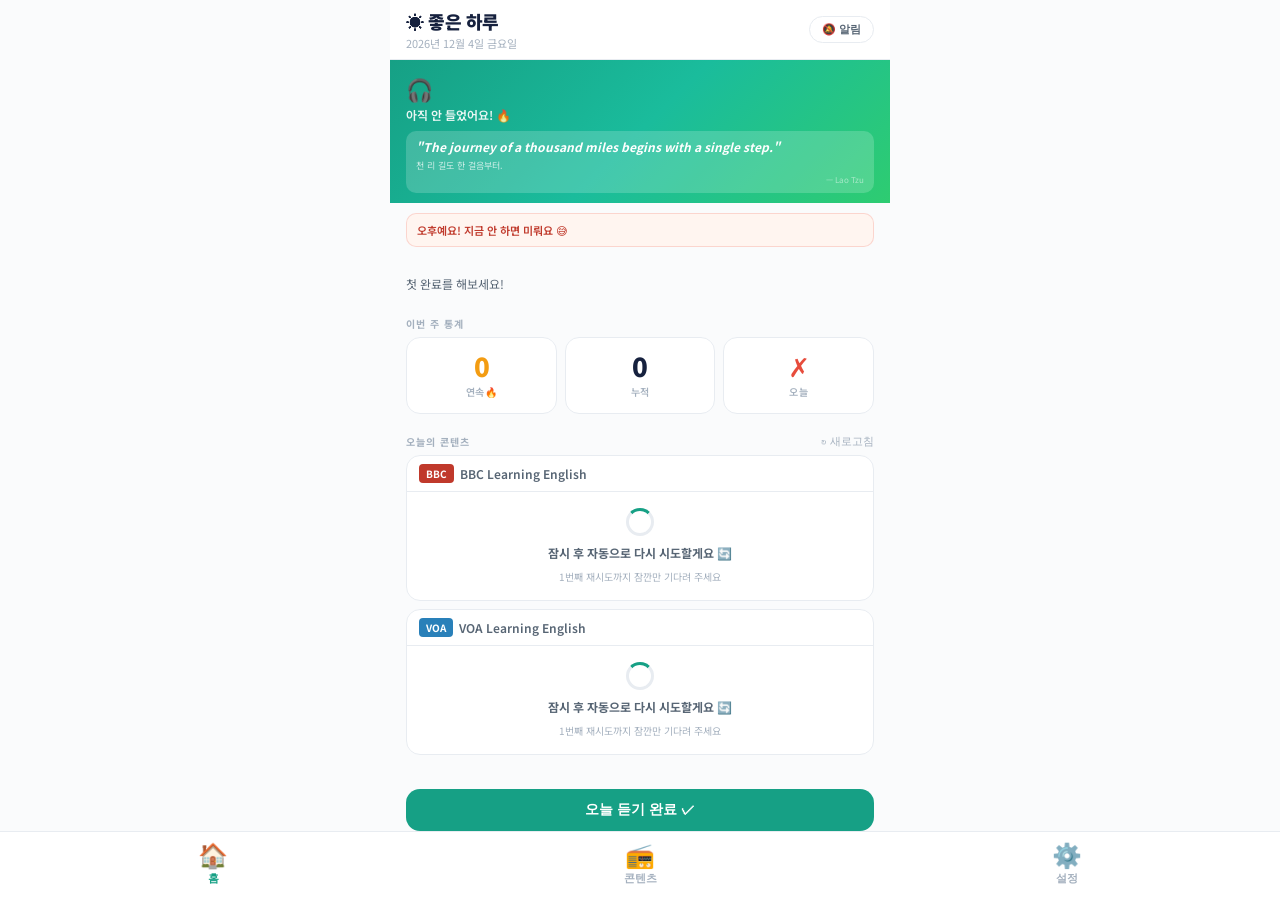
<file: index.html>
<!DOCTYPE html>
<html lang="ko">
<head>
<meta charset="UTF-8">
<meta name="viewport" content="width=device-width, initial-scale=1, viewport-fit=cover, maximum-scale=1, user-scalable=no">
<meta name="theme-color" content="#ffffff" media="(prefers-color-scheme: light)">
<meta name="theme-color" content="#141422" media="(prefers-color-scheme: dark)">
<meta name="apple-mobile-web-app-capable" content="yes">
<meta name="apple-mobile-web-app-status-bar-style" content="black-translucent">
<meta name="apple-mobile-web-app-title" content="좋은 하루">
<link rel="manifest" href="manifest.json">
<link rel="apple-touch-icon" href="icon-192.png">
<link href="https://fonts.googleapis.com/css2?family=Noto+Sans+KR:wght@400;600;700;900&display=swap" rel="stylesheet">
<title>좋은 하루</title>
<style>
*{box-sizing:border-box;margin:0;padding:0;-webkit-tap-highlight-color:transparent;-webkit-touch-callout:none}
:root{
  --pri:#16a085;--pri-l:#e8f8f5;--pri-b:#16a08530;
  --acc:#e74c3c;--warm:#f39c12;--bbc:#c0392b;--voa:#2980b9;
  --bg:#fafbfc;--sf:#fff;--sf2:#f0f2f5;
  --tx:#16213e;--tx2:#576574;--tx3:#a4b0be;
  --bd:#e8ecf1;--rad:14px;--rad-s:10px;
  --font:'Noto Sans KR',system-ui,-apple-system,sans-serif;
}
@media(prefers-color-scheme:dark){:root{
  --bg:#0a0a14;--sf:#141422;--sf2:#1e1e32;--tx:#e8e8f0;--tx2:#9898b0;--tx3:#5a5a78;--bd:#2a2a40;--pri-l:#0d2a24;--pri-b:#16a08540;
}}
html{height:100%;height:-webkit-fill-available}
body{height:100%;min-height:-webkit-fill-available;overflow:hidden;background:var(--bg);color:var(--tx);font-family:var(--font);overscroll-behavior:none;font-size:14px}
#app{max-width:500px;margin:0 auto;height:100%;display:flex;flex-direction:column}
/* ── Safe Area Header (Context7 pattern: separate safe-area from visual padding) ── */
.hdr{
  padding-top:env(safe-area-inset-top);
  padding-left:16px;padding-right:16px;padding-bottom:0;
  background:var(--sf);border-bottom:1px solid var(--bd);flex-shrink:0;z-index:10;
}
.hdr-top{display:flex;justify-content:space-between;align-items:center;padding-top:8px;padding-bottom:8px;}
.hdr h1{font-size:18px;font-weight:900;letter-spacing:-0.5px}
.hdr .sub{font-size:11px;color:var(--tx3);margin-top:1px}
.nb{padding:5px 12px;border-radius:20px;border:1.5px solid var(--bd);background:transparent;color:var(--tx2);font-size:11px;font-weight:600;cursor:pointer;-webkit-appearance:none}
.nb.on{background:var(--pri);color:#fff;border-color:var(--pri)}
.scr{flex:1;overflow-y:auto;-webkit-overflow-scrolling:touch;padding-bottom:calc(env(safe-area-inset-bottom) + 72px);will-change:scroll-position}
/* Hero */
.hero-pw{position:relative;overflow:hidden;background:#111}
.hero-pw img{width:100%;max-height:220px;object-fit:cover;display:block}
.hero{background:linear-gradient(135deg,#16a085,#1abc9c,#2ecc71);padding:12px 16px 10px;color:#fff}
.hero-e{font-size:22px;margin-bottom:2px}
.hero-t{font-size:12px;font-weight:600;opacity:.9}
.qbox{margin-top:8px;background:rgba(255,255,255,.18);border-radius:var(--rad-s);padding:8px 10px}
.qen{font-size:12px;font-weight:700;line-height:1.4;font-style:italic}
.qko{font-size:9px;margin-top:3px;opacity:.75}
.qby{font-size:8px;margin-top:2px;opacity:.5;text-align:right}
.sec{padding:10px 16px}
.slb{font-size:10px;font-weight:700;color:var(--tx3);letter-spacing:.1em;text-transform:uppercase;margin-bottom:6px;display:flex;justify-content:space-between;align-items:center}
/* Nag */
.nag{border-radius:var(--rad-s);padding:8px 10px;font-size:11px;font-weight:600;margin-bottom:4px}
.nag.l1{background:#fef9f0;color:#d35400;border:1px solid #e67e2230}
.nag.l2{background:#fff5f0;color:#c0392b;border:1px solid #e74c3c30}
.nag.l3{background:#fff0f0;color:#922b21;border:1px solid #c0392b40;animation:shk .6s}
@media(prefers-color-scheme:dark){.nag.l1{background:#2a1f0a;color:#f0a050}.nag.l2{background:#2a0f0f;color:#f08080}.nag.l3{background:#2a0808;color:#f06060}}
@keyframes shk{0%,100%{transform:translateX(0)}25%{transform:translateX(-4px)}75%{transform:translateX(4px)}}
@keyframes popin{0%{transform:scale(.85);opacity:0}60%{transform:scale(1.05)}100%{transform:scale(1);opacity:1}}
/* Info */
.ibox{background:var(--sf);border:1px solid var(--bd);border-radius:var(--rad);padding:8px 12px}
.il{font-size:11px;color:var(--tx2);padding:2px 0;display:flex;justify-content:space-between}.il .v{font-weight:700;color:var(--tx)}
/* Stats */
.sg3{display:grid;grid-template-columns:repeat(3,1fr);gap:8px}
.sc{background:var(--sf);border-radius:14px;padding:14px 8px;border:1px solid var(--bd);text-align:center;transition:transform .15s}
.sc:active{transform:scale(.96)}
.sc.dn{background:var(--pri-l);border-color:var(--pri-b)}
.sc .n{font-size:26px;font-weight:900;line-height:1.1;letter-spacing:-1px}
.sc .l{font-size:10px;color:var(--tx3);margin-top:4px;font-weight:600;letter-spacing:.04em}
/* Video cards */
.vc{background:var(--sf);border:1px solid var(--bd);border-radius:var(--rad);overflow:hidden;margin-bottom:8px}
.vc-hd{display:flex;align-items:center;gap:6px;padding:8px 12px;border-bottom:1px solid var(--bd)}
.vc-badge{font-size:10px;font-weight:700;color:#fff;padding:2px 7px;border-radius:4px}
.vc-badge.bbc{background:var(--bbc)}.vc-badge.voa{background:var(--voa)}
.vc-name{font-size:12px;font-weight:600;color:var(--tx2)}
.vc-body{display:flex;gap:8px;padding:8px 10px;cursor:pointer;align-items:center}
.vc-body:active{background:var(--sf2)}
.vc-thumb{width:90px;height:52px;border-radius:5px;object-fit:cover;flex-shrink:0;background:var(--sf2)}
.vc-info{flex:1;min-width:0}
.vc-title{font-size:12px;font-weight:600;line-height:1.4;display:-webkit-box;-webkit-line-clamp:2;-webkit-box-orient:vertical;overflow:hidden}
.vc-meta{font-size:10px;color:var(--tx3);margin-top:4px;display:flex;gap:6px;align-items:center;flex-wrap:wrap}
.vc.listened .vc-title{color:var(--tx2)}
.vc.listened{background:var(--pri-l)}
.fi-new{font-size:9px;font-weight:700;color:#fff;background:var(--acc);padding:1px 5px;border-radius:3px}
.fi-date{font-size:9px;font-weight:600;color:var(--tx2);background:var(--sf2);padding:1px 5px;border-radius:3px}
.fi-old{font-size:9px;font-weight:600;color:var(--tx3);margin-left:4px}
.fi-ok{font-size:9px;font-weight:700;color:var(--pri)}
.fi-prev{font-size:9px;font-weight:600;color:var(--tx3)}
.vc.prev-listened{background:var(--sf2)}
.vc.prev-listened .vc-title{color:var(--tx3)}
.ai-badge{font-size:8px;font-weight:700;color:#fff;background:linear-gradient(135deg,#8b5cf6,#6366f1);padding:1px 5px;border-radius:3px}
.ai-spin{font-size:8px;font-weight:700;color:var(--warm);border:1px solid var(--warm);padding:1px 5px;border-radius:3px;animation:pulse 1.5s infinite}
@keyframes pulse{0%,100%{opacity:1}50%{opacity:.3}}
/* Progress bar + btn */
.pbar{background:var(--sf);border:1px solid var(--bd);border-radius:var(--rad);padding:10px 12px;margin-bottom:6px}
.pbar-top{display:flex;justify-content:space-between;align-items:center;margin-bottom:5px}
.pbar-lbl{font-size:11px;font-weight:700}
.pbar-cnt{font-size:12px;font-weight:900;color:var(--pri)}
.pbar-bg{height:6px;background:var(--sf2);border-radius:4px;overflow:hidden}
.pbar-fill{height:100%;background:var(--pri);border-radius:4px;transition:width .4s}
.pbar-hint{font-size:9px;color:var(--tx3);margin-top:4px;text-align:center}
.bdone{background:var(--pri-l);border:1px solid var(--pri-b);border-radius:var(--rad);padding:14px 14px;text-align:center}
.bdone.anim{animation:popin .5s forwards}
.bdone .how{font-size:10px;color:var(--tx2);margin-top:4px}
.bdone .mins{font-size:12px;color:var(--pri);font-weight:700;margin-top:4px}
.btn-man{width:100%;padding:12px;background:var(--pri);color:#fff;border:none;border-radius:var(--rad);font-size:14px;font-weight:700;cursor:pointer;-webkit-appearance:none;margin-top:6px}
.btn-man:active{opacity:.7}
/* Content tab */
.vtb{display:flex;gap:3px;margin-bottom:14px;background:var(--sf2);padding:3px;border-radius:var(--rad-s)}
.vtb button{flex:1;padding:8px 2px;border:none;border-radius:7px;font-size:11px;font-weight:700;cursor:pointer;background:transparent;color:var(--tx2);-webkit-appearance:none;white-space:nowrap;transition:all .2s}
.vtb button.on{background:var(--pri);color:#fff;box-shadow:0 2px 8px rgba(22,160,133,.3)}
/* Channel Cards */
.ch-card{border-radius:16px;overflow:hidden;margin-bottom:12px;box-shadow:0 4px 20px rgba(0,0,0,.08)}
.ch-card.bbc{background:linear-gradient(135deg,#c0392b 0%,#e74c3c 100%)}
.ch-card.voa{background:linear-gradient(135deg,#1a5276 0%,#2980b9 100%)}
@media(prefers-color-scheme:dark){
  .ch-card.bbc{background:linear-gradient(135deg,#7b1a1a 0%,#c0392b 100%)}
  .ch-card.voa{background:linear-gradient(135deg,#0d2b3e 0%,#1a5276 100%)}
}
.ch-inner{padding:20px}
.ch-brand{display:flex;align-items:center;gap:10px;margin-bottom:12px}
.ch-logo{font-size:11px;font-weight:900;color:#fff;background:rgba(255,255,255,.25);padding:4px 10px;border-radius:6px;letter-spacing:.05em}
.ch-name{font-size:13px;font-weight:700;color:rgba(255,255,255,.9)}
.ch-desc{font-size:12px;color:rgba(255,255,255,.8);line-height:1.6;margin-bottom:16px}
.ch-btn{display:block;width:100%;padding:12px;background:#fff;border:none;border-radius:10px;font-size:13px;font-weight:800;cursor:pointer;text-align:center;text-decoration:none;-webkit-appearance:none;transition:transform .15s,opacity .15s;letter-spacing:-.2px}
.ch-btn.bbc{color:var(--bbc)}
.ch-btn.voa{color:var(--voa)}
.ch-btn:active{transform:scale(.97);opacity:.85}
/* Watch History */
.hist-hdr{display:flex;justify-content:space-between;align-items:center;margin:16px 0 10px}
.hist-ttl{font-size:10px;font-weight:700;color:var(--tx3);letter-spacing:.1em;text-transform:uppercase}
.hist-clear{font-size:10px;color:var(--acc);font-weight:600;background:none;border:none;cursor:pointer;padding:0;-webkit-appearance:none}
.hist-empty{text-align:center;padding:24px 16px;color:var(--tx3);font-size:12px;line-height:1.7}
.hi{display:flex;gap:10px;padding:9px 0;border-bottom:1px solid var(--bd);cursor:pointer;align-items:center}
.hi:last-child{border-bottom:none}
.hi:active{opacity:.7}
.hi-thumb{width:80px;height:45px;border-radius:6px;object-fit:cover;flex-shrink:0;background:var(--sf2)}
.hi-info{flex:1;min-width:0}
.hi-title{font-size:12px;font-weight:600;line-height:1.4;display:-webkit-box;-webkit-line-clamp:2;-webkit-box-orient:vertical;overflow:hidden;color:var(--tx)}
.hi-meta{display:flex;gap:5px;align-items:center;margin-top:4px;flex-wrap:wrap}
.hi-date{font-size:9px;color:var(--tx3)}
.hi-badge{font-size:9px;font-weight:700;color:#fff;padding:1px 6px;border-radius:3px}
.hi-badge.bbc{background:var(--bbc)}.hi-badge.voa{background:var(--voa)}
/* Vocab */
.vadd{width:100%;padding:11px;background:var(--sf);border:2px dashed var(--bd);border-radius:var(--rad-s);color:var(--tx3);font-size:12px;font-weight:700;cursor:pointer;margin-bottom:10px;-webkit-appearance:none}
.vadd:active{background:var(--sf2)}
.vfl{display:flex;gap:4px;margin-bottom:10px;flex-wrap:wrap}
.vfb{padding:4px 10px;border:1px solid var(--bd);border-radius:12px;background:transparent;font-size:10px;font-weight:700;color:var(--tx2);cursor:pointer;-webkit-appearance:none}
.vfb.on{background:var(--pri);color:#fff;border-color:var(--pri)}
.vgh{font-size:11px;font-weight:700;color:var(--pri);margin-bottom:6px;display:flex;justify-content:space-between}.vgh .cnt{font-weight:400;color:var(--tx3);font-size:10px}
.vcd{background:var(--sf);border:1px solid var(--bd);border-radius:var(--rad-s);padding:10px 12px;margin-bottom:6px;position:relative;content-visibility:auto;contain-intrinsic-size:auto 90px}
.vload{width:100%;padding:10px;background:none;border:1.5px solid var(--bd);border-radius:var(--rad-s);font-size:12px;font-weight:700;color:var(--tx2);cursor:pointer;margin-top:4px;-webkit-appearance:none}
.vload:active{background:var(--sf2)}
.vcd .ven{font-size:13px;font-weight:700;line-height:1.4}.vcd .vko{font-size:11px;color:var(--tx2);margin-top:3px;line-height:1.3}
.vcd .vdt{font-size:9px;color:var(--tx3);margin-top:4px}
.vcd .va{position:absolute;top:8px;right:8px;display:flex;gap:2px}
.vcd .va button{background:none;border:none;font-size:13px;cursor:pointer;padding:1px 3px;color:var(--tx3);-webkit-appearance:none}
.vempty{text-align:center;padding:30px 20px;color:var(--tx3);font-size:12px;line-height:1.7}
/* Flashcard */
.fcw{text-align:center;padding:16px 0}
.fcc{background:var(--sf);border:1px solid var(--bd);border-radius:var(--rad);padding:28px 18px;min-height:160px;display:flex;flex-direction:column;align-items:center;justify-content:center;cursor:pointer;margin-bottom:14px}
.fcc:active{transform:scale(.97)}
.fcen{font-size:18px;font-weight:900}.fcko{font-size:13px;color:var(--tx2);margin-top:10px;opacity:0;transition:opacity .3s}.fcko.sh{opacity:1}
.fch{font-size:10px;color:var(--tx3);margin-top:6px}.fccat{font-size:9px;font-weight:700;color:var(--pri);margin-bottom:6px}
.fcnav{display:flex;gap:10px;justify-content:center}
.fcnav button{padding:9px 22px;border-radius:18px;border:1px solid var(--bd);background:var(--sf);font-size:12px;font-weight:700;cursor:pointer;color:var(--tx);-webkit-appearance:none}
.fcnav button.pr{background:var(--pri);color:#fff;border-color:var(--pri)}
.fccnt{font-size:11px;color:var(--tx3);margin-bottom:10px}
/* Settings */
.sg{margin-bottom:14px}.sgt{font-size:10px;font-weight:700;color:var(--tx3);letter-spacing:.08em;text-transform:uppercase;margin-bottom:6px}
.sr{display:flex;justify-content:space-between;align-items:center;background:var(--sf);border-radius:var(--rad-s);padding:12px 14px;border:1px solid var(--bd);margin-bottom:6px}
.sr p{font-size:12px;font-weight:600}.sr small{font-size:11px;color:var(--tx2);display:block;margin-top:1px}
.sctrl{display:flex;gap:5px;align-items:center;flex-shrink:0}
.tbtn{padding:7px 14px;border:none;border-radius:18px;font-size:12px;font-weight:700;cursor:pointer;-webkit-appearance:none}
.tbtn.on{background:var(--acc);color:#fff}.tbtn.off{background:var(--pri);color:#fff}
.gbtn{padding:5px 12px;border:1.5px solid var(--bd);border-radius:14px;background:transparent;color:var(--tx2);font-size:12px;font-weight:700;cursor:pointer;-webkit-appearance:none}
.gbtn.on{background:var(--pri);color:#fff;border-color:var(--pri)}
.tinp{padding:5px 8px;border:1.5px solid var(--bd);border-radius:7px;font-size:13px;background:var(--sf);color:var(--tx);-webkit-appearance:none;text-align:center;width:80px}
.minp{padding:5px 8px;border:1.5px solid var(--bd);border-radius:7px;font-size:13px;background:var(--sf);color:var(--tx);-webkit-appearance:none;text-align:center;width:60px}
.sb{padding:8px 16px;border-radius:var(--rad-s);font-size:12px;font-weight:700;cursor:pointer;border:1px solid var(--bd);background:var(--sf);color:var(--tx);-webkit-appearance:none;margin-right:6px;margin-bottom:6px}
.sb:active{opacity:.7}.sb.dng{border-color:var(--acc);color:var(--acc)}.sb.pr{background:var(--pri);color:#fff;border-color:var(--pri)}
/* Calendar */
.cnv{display:flex;justify-content:space-between;align-items:center;margin-bottom:8px}
.cnv button{background:none;border:none;font-size:16px;cursor:pointer;padding:4px 10px;color:var(--tx);-webkit-appearance:none}
.cmn{font-size:13px;font-weight:700}
.cgr{display:grid;grid-template-columns:repeat(7,1fr);gap:2px;text-align:center}
.cgh{font-size:9px;color:var(--tx3);padding:3px 0;font-weight:700}
.cgd{aspect-ratio:1;display:flex;align-items:center;justify-content:center;font-size:11px;border-radius:5px;color:var(--tx3)}
.cgd.cm{color:var(--tx)}.cgd.dd{background:var(--pri);color:#fff;font-weight:700}.cgd.td{border:2px solid var(--pri);font-weight:700}
.cst{margin-top:8px;font-size:11px;color:var(--tx2)}.cst b{color:var(--tx)}
/* Modal */
.mo{position:fixed;top:0;left:0;right:0;bottom:0;background:rgba(0,0,0,.5);z-index:200;display:flex;align-items:flex-end;justify-content:center}
.mob{background:var(--bg);border-radius:14px 14px 0 0;width:100%;max-width:500px;padding:18px 18px 18px;padding-bottom:calc(env(safe-area-inset-bottom) + 18px);max-height:85vh;overflow-y:auto}
.mot{font-size:15px;font-weight:900;margin-bottom:14px;display:flex;justify-content:space-between;align-items:center}
.mot button{background:none;border:none;font-size:20px;cursor:pointer;color:var(--tx3);-webkit-appearance:none}
.mf{margin-bottom:12px}.mf label{font-size:11px;font-weight:700;color:var(--tx2);display:block;margin-bottom:4px}
.mf input,.mf textarea{width:100%;padding:9px 11px;border:1.5px solid var(--bd);border-radius:var(--rad-s);font-size:13px;background:var(--sf);color:var(--tx);font-family:var(--font);-webkit-appearance:none}
.mf textarea{min-height:50px;resize:vertical}
.mcts{display:flex;gap:5px;flex-wrap:wrap}
.mcts button{padding:5px 12px;border:1.5px solid var(--bd);border-radius:14px;background:transparent;font-size:11px;font-weight:700;color:var(--tx2);cursor:pointer;-webkit-appearance:none}
.mcts button.on{background:var(--pri);color:#fff;border-color:var(--pri)}
.msv{width:100%;padding:12px;background:var(--pri);color:#fff;border:none;border-radius:var(--rad);font-size:14px;font-weight:700;cursor:pointer;margin-top:4px;-webkit-appearance:none}
.msv:active{opacity:.7}
/* Return prompt bottom sheet */
.rp-overlay{position:fixed;top:0;left:0;right:0;bottom:0;background:rgba(0,0,0,.45);z-index:150;display:flex;align-items:flex-end;justify-content:center;animation:fdin .25s ease}
@keyframes fdin{from{opacity:0}to{opacity:1}}
.rp-sheet{background:var(--bg);border-radius:18px 18px 0 0;width:100%;max-width:500px;padding:18px 18px calc(env(safe-area-inset-bottom)+18px);animation:sup .3s cubic-bezier(.32,1,.56,1)}
@keyframes sup{from{transform:translateY(100%)}to{transform:translateY(0)}}
.rp-handle{width:36px;height:4px;background:var(--bd);border-radius:2px;margin:0 auto 14px}
.rp-title{font-size:14px;font-weight:900;margin-bottom:4px}
.rp-sub{font-size:11px;color:var(--tx3);margin-bottom:14px}
.rp-item{display:flex;gap:10px;align-items:center;padding:9px 10px;border-radius:10px;cursor:pointer;margin-bottom:4px;border:1.5px solid var(--bd);background:var(--sf);transition:border-color .15s}
.rp-item:active{background:var(--sf2)}
.rp-item.sel{border-color:var(--pri);background:var(--pri-l)}
.rp-thumb{width:72px;height:40px;border-radius:5px;object-fit:cover;flex-shrink:0;background:var(--sf2)}
.rp-info{flex:1;min-width:0}
.rp-ititle{font-size:11px;font-weight:600;line-height:1.4;display:-webkit-box;-webkit-line-clamp:2;-webkit-box-orient:vertical;overflow:hidden}
.rp-imeta{font-size:9px;color:var(--tx3);margin-top:2px}
.rp-actions{display:flex;gap:8px;margin-top:12px}
.rp-btn{flex:1;padding:11px;border-radius:10px;font-size:12px;font-weight:700;border:none;cursor:pointer;-webkit-appearance:none}
.rp-btn.pri{background:var(--pri);color:#fff}
.rp-btn.sec{background:var(--sf2);color:var(--tx2)}
/* Feed loading card */
.feed-loading-inner{padding:16px 14px;display:flex;flex-direction:column;align-items:center;gap:8px;text-align:center}
.feed-spin{width:28px;height:28px;border:3px solid var(--bd);border-top-color:var(--pri);border-radius:50%;animation:spin .8s linear infinite;flex-shrink:0}
@keyframes spin{to{transform:rotate(360deg)}}
.feed-loading-txt{font-size:12px;font-weight:700;color:var(--tx2)}
.feed-loading-sub{font-size:10px;color:var(--tx3)}
/* Toast */
.toast{position:fixed;top:calc(env(safe-area-inset-top) + 56px);left:50%;transform:translateX(-50%);background:var(--sf);border:1px solid var(--pri);border-radius:18px;padding:8px 18px;font-size:12px;font-weight:700;color:var(--pri);box-shadow:0 4px 20px rgba(0,0,0,.15);z-index:300;white-space:nowrap;animation:ti .3s ease,to .3s ease 2.7s forwards}
.toast.err{border-color:var(--acc);color:var(--acc)}.toast.inf{border-color:var(--warm);color:var(--warm)}
@keyframes ti{from{opacity:0;transform:translateX(-50%) translateY(-8px)}to{opacity:1;transform:translateX(-50%)}}
@keyframes to{from{opacity:1}to{opacity:0}}
/* ── Bottom Nav Safe Area (Context7 pattern) ── */
.bnav{position:fixed;bottom:0;left:0;right:0;background:var(--sf);border-top:1px solid var(--bd);display:flex;padding:0;padding-bottom:env(safe-area-inset-bottom);z-index:100}
.nbtn{flex:1;padding:12px 0 14px;border:none;background:transparent;cursor:pointer;display:flex;flex-direction:column;align-items:center;gap:3px;color:var(--tx3);font-size:11px;font-weight:600;-webkit-appearance:none}
.nbtn.on{color:var(--pri)}.ni{font-size:24px;line-height:1}
.pg{display:none}.pg.on{display:block}
button,a{cursor:pointer}a{text-decoration:none}
</style>
</head>
<body>
<div id="app">
  <div class="hdr"><div class="hdr-top"><div><h1>☀️ 좋은 하루</h1><div class="sub" id="h-date"></div></div><button class="nb" id="notif-btn" onclick="toggleNotif()">🔕 알림</button></div></div>
  <div class="scr" id="main-scr">
    <!-- HOME -->
    <div class="pg on" id="pg-home">
      <div class="hero-pw" id="hero-pw" style="display:none"><img id="hero-img" alt=""></div>
      <div class="hero"><div class="hero-e">🎧</div><div class="hero-t" id="hero-t"></div><div class="qbox" id="qbox"></div></div>
      <div class="sec" id="nag-w"></div>
      <div class="sec" id="prog-w"></div>
      <div class="sec"><div class="slb">이번 주 통계</div><div class="sg3" id="sg3"></div></div>

      <div class="sec"><div class="slb"><span>오늘의 콘텐츠</span><button style="background:none;border:none;font-size:11px;color:var(--tx3);cursor:pointer" onclick="loadFeeds(true)">↻ 새로고침</button></div><div id="fw"><div style="padding:12px;text-align:center;font-size:12px;color:var(--tx3)">불러오는 중...</div></div></div>
      <div class="sec" id="aw"></div>
    </div>
    <!-- CONTENT -->
    <div class="pg" id="pg-content"><div class="sec">
      <div class="vtb"><button class="on" id="vt-bbc" onclick="setTab('bbc')">BBC</button><button id="vt-voa" onclick="setTab('voa')">VOA</button><button id="vt-vocab" onclick="setTab('vocab')">📝 단어장</button></div>
      <div id="clist"></div>
      <div id="varea" style="display:none"><button class="vadd" onclick="openVM()">+ 새 단어/표현 추가</button><div class="vfl" id="vfl"></div><div id="vlist"></div><div id="fcarea" style="display:none"></div></div>
    </div></div>
    <!-- SETTINGS -->
    <div class="pg" id="pg-set"><div class="sec">
      <div class="sg"><div class="sgt">🎯 목표</div>
        <div class="sr"><div><p>주간 목표</p><small>일주일에 며칠?</small></div><div class="sctrl" id="gbtn-w"></div></div>
        <div class="sr"><div><p>하루 학습 시간</p><small>목표 (분)</small></div><div class="sctrl"><input type="number" class="minp" id="minp" min="5" max="120" step="5" onchange="setDMin(this.value)"><span style="font-size:11px;color:var(--tx3)">분</span></div></div>
      </div>
      <div class="sg"><div class="sgt">🔔 알림</div>
        <div class="sr"><div><p>반복 알림</p><small>미완료시 90분마다</small></div><button class="tbtn off" id="s-nb" onclick="toggleNotif()">켜기</button></div>
        <div class="sr"><div><p>리마인더</p><small>매일 알림 시간</small></div><div class="sctrl"><input type="time" class="tinp" id="tinp" onchange="setRTime(this.value)"></div></div>
      </div>
      <div class="sg"><div class="sgt">🤖 AI 단어 자동추출</div>
        <div class="sr" style="flex-wrap:wrap;gap:6px"><div style="flex:1;min-width:150px"><p>Anthropic API 키</p><small id="ak-st"></small></div><div class="sctrl"><button class="sb pr" id="ak-btn" onclick="toggleAK()">입력</button></div></div>
        <div id="ak-w" style="display:none;margin-bottom:6px"><input type="password" id="ak-inp" placeholder="sk-ant-api03-..." style="width:100%;padding:8px 10px;border:1.5px solid var(--bd);border-radius:var(--rad-s);font-size:12px;background:var(--sf);color:var(--tx);font-family:monospace;-webkit-appearance:none"><div style="display:flex;gap:6px;margin-top:6px"><button class="sb pr" onclick="saveAK()">저장</button><button class="sb" onclick="toggleAK()">취소</button></div></div>
      </div>
      <div class="sg"><div class="sgt">🖼️ 홈 사진</div>
        <div class="sr" style="flex-wrap:wrap;gap:6px"><div style="flex:1;min-width:150px"><p>가족사진 등</p></div><div class="sctrl" style="flex-wrap:wrap"><button class="sb pr" onclick="document.getElementById('ph-inp').click()">선택</button><button class="sb dng" id="ph-del" onclick="delPhoto()" style="display:none">삭제</button><input type="file" id="ph-inp" accept="image/*" style="display:none" onchange="upPhoto(this)"></div></div>
        <div id="ph-pv" style="display:none"><img id="ph-pvimg" style="width:100%;max-height:140px;object-fit:cover;border-radius:var(--rad-s);border:1px solid var(--bd)"></div>
      </div>
      <div class="sg"><div class="sgt">📅 학습 기록</div>
        <div class="ibox"><div class="cnv"><button onclick="calN(-1)">‹</button><span class="cmn" id="cal-m"></span><button onclick="calN(1)">›</button></div><div class="cgr" id="cal-g"></div><div class="cst" id="cal-s"></div></div>
      </div>
      <div class="sg"><div class="sgt">💾 데이터</div>
        <div class="sr"><div><p>시작날짜 리셋</p><small id="sd-lbl"></small></div><button class="sb" onclick="rstStart()">리셋</button></div>
        <div class="sr" style="flex-wrap:wrap;gap:6px"><div style="flex:1;min-width:150px"><p>백업 / 복원</p><small>기기 이전</small></div><div class="sctrl" style="flex-wrap:wrap"><button class="sb pr" onclick="expData()">내보내기</button><button class="sb" onclick="document.getElementById('imp').click()">가져오기</button><input type="file" id="imp" accept=".json" style="display:none" onchange="impData(this)"></div></div>
        <div class="sr"><div><p style="color:var(--acc)">모든 기록 삭제</p></div><button class="sb dng" onclick="rstAll()">삭제</button></div>
      </div>
    </div></div>
  </div>
</div>
<nav class="bnav">
  <button class="nbtn on" id="n-home" onclick="goPage('home')"><span class="ni">🏠</span>홈</button>
  <button class="nbtn" id="n-content" onclick="goPage('content')"><span class="ni">📻</span>콘텐츠</button>
  <button class="nbtn" id="n-set" onclick="goPage('set')"><span class="ni">⚙️</span>설정</button>
</nav>
<div class="mo" id="vm" style="display:none" onclick="if(event.target===this)closeVM()">
  <div class="mob"><div class="mot"><span id="vm-title">단어 추가</span><button onclick="closeVM()">×</button></div>
    <div class="mf"><label>영어</label><input id="vm-en" placeholder="Word or expression"></div>
    <div class="mf"><label>한국어 뜻</label><textarea id="vm-ko" placeholder="뜻, 설명"></textarea></div>
    <div class="mf"><label>분류</label><div class="mcts" id="vm-cats"></div></div>
    <input type="hidden" id="vm-eid"><button class="msv" onclick="saveV()">저장</button>
  </div>
</div>
<script>
(function(){'use strict';
var iOS=/iPad|iPhone|iPod/.test(navigator.userAgent);
var standalone=navigator.standalone||matchMedia('(display-mode:standalone)').matches;
function lG(k,f){try{var v=localStorage.getItem(k);return v?JSON.parse(v):f;}catch(e){return f;}}
function lS(k,v){
  try{localStorage.setItem(k,JSON.stringify(v));}
  catch(e){
    if(e.name==='QuotaExceededError'||e.code===22||e.code===1014){
      try{
        // 1단계: AI 분석 캐시 전부 삭제
        azd={};try{localStorage.setItem('eh_analyzed','{}');}catch(e2){}
        // 2단계: 시청 기록 50개로 trim
        if(typeof watchHist!=='undefined'&&watchHist.length>50){
          watchHist=watchHist.slice(0,50);
          try{localStorage.setItem('eh_history',JSON.stringify(watchHist));}catch(e2){}
        }
        // 3단계: 재시도
        localStorage.setItem(k,JSON.stringify(v));
      }catch(e2){console.warn('lS 재시도 실패:',k,e2);}
    }
  }
}
// 로컬 날짜 (YYYY-MM-DD) — toISOString()은 UTC라 한국(UTC+9)에서 자정~9시 오차 발생
function localDate(){var d=new Date();return d.getFullYear()+'-'+String(d.getMonth()+1).padStart(2,'0')+'-'+String(d.getDate()).padStart(2,'0');}
var TD=localDate();

// ── YouTube Channels ──
var CHS=[
  {id:'UCHaHD477h-FeBbVh9Sh7syA',name:'BBC Learning English',badge:'BBC',cls:'bbc'},
  {id:'UCKyTokYo0nK2OA-az-sDijA',name:'VOA Learning English',badge:'VOA',cls:'voa'}
];
var CTL=3600000;

// ── Quotes ──
var QS=[
  {e:"The secret of getting ahead is getting started.",k:"앞서가는 비결은 시작하는 것이다.",b:"Mark Twain"},
  {e:"A different language is a different vision of life.",k:"다른 언어는 삶의 다른 시각이다.",b:"Fellini"},
  {e:"One language sets you in a corridor. Two open every door.",k:"하나의 언어는 복도, 두 언어는 모든 문을 연다.",b:"Frank Smith"},
  {e:"The limits of my language mean the limits of my world.",k:"언어의 한계가 세계의 한계다.",b:"Wittgenstein"},
  {e:"It does not matter how slowly you go as long as you do not stop.",k:"멈추지만 않으면 느려도 괜찮다.",b:"Confucius"},
  {e:"Small daily improvements lead to staggering results.",k:"매일의 작은 개선이 놀라운 결과를 만든다.",b:"Unknown"},
  {e:"Every expert was once a beginner.",k:"모든 전문가도 한때는 초보자였다.",b:"Helen Hayes"},
  {e:"Practice makes progress, not perfection.",k:"연습은 완벽이 아닌 발전을 만든다.",b:"Unknown"},
  {e:"The journey of a thousand miles begins with a single step.",k:"천 리 길도 한 걸음부터.",b:"Lao Tzu"},
  {e:"Believe you can and you're halfway there.",k:"할 수 있다고 믿으면 절반은 왔다.",b:"T. Roosevelt"},
  {e:"Start where you are. Use what you have. Do what you can.",k:"지금 여기서, 가진 것으로, 할 수 있는 것을.",b:"Arthur Ashe"},
  {e:"Mistakes are proof that you are trying.",k:"실수는 노력의 증거다.",b:"Unknown"},
  {e:"Do something today your future self will thank you for.",k:"미래의 나에게 감사받을 일을 오늘 하라.",b:"Unknown"},
  {e:"With languages, you are at home anywhere.",k:"언어를 알면 어디서든 편안하다.",b:"E. de Waal"},
  {e:"Education is the most powerful weapon to change the world.",k:"교육은 세상을 바꾸는 가장 강력한 무기다.",b:"Mandela"},
];
function getQ(){var dy=Math.floor((new Date()-new Date(new Date().getFullYear(),0,0))/864e5);return QS[dy%QS.length];}

// ── State ──
var DF={history:{},notif:false,tab:'bbc',wGoal:7,rH:9,rM:0,dMin:30};
var S=lG('eh_state',DF);
['wGoal','rH','rM','dMin'].forEach(function(k){if(S[k]===undefined)S[k]=DF[k];});
// eh_hist 백업과 병합 — eh_state 저장 실패 시에도 history 복원
(function(){try{var hb=lG('eh_hist',{});S.history=Object.assign({},hb,S.history);}catch(e){}})();
var lR=lG('eh_listened',{});
// lR 컷오프: localDate 기준 (TD와 동일 기준으로 일관성 유지)
var _c30=new Date(Date.now()-30*864e5);
var cutoff=_c30.getFullYear()+'-'+String(_c30.getMonth()+1).padStart(2,'0')+'-'+String(_c30.getDate()).padStart(2,'0');
Object.keys(lR).forEach(function(d){if(d<cutoff)delete lR[d];});
var lT=new Set(lR[TD]||[]);
var allEps=new Set(),lastFR=[];
// 시청 기록: {url, title, thumb, ch, chName, watchedAt, videoDate}
var watchHist=lG('eh_history',[]);
var VCATS=['단어','관용구','표현','문법','기타'];
var vocD=lG('eh_vocab',[]);
var vFil=lG('eh_vfil','all');  // 마지막 필터 상태 저장
var VOC_MAX=300;   // 단어장 상한
var VOC_PAGE=30;   // 페이지당 표시 수
var vocPage=VOC_PAGE; // 현재 표시 상태
// 저장된 필터가 유효하지 않으면(단어 없는 카테고리 등) 'all'로 복원
if(vFil!=='all'&&VCATS.indexOf(vFil)<0){vFil='all';}
var fcI=0,fcSh=false,fcL=[],isFC=false; // isFC: 플래시카드 모드 중 여부
var azd=lG('eh_analyzed',{}),azing={};
// azd 60일 컷오프 — URL을 키로 쓰므로 날짜 직접 비교 불가, 전체 크기로 제한
// 분석된 URL이 2000개 초과 시 오래된 절반 제거 (앱 시작 시 1회)
(function(){var keys=Object.keys(azd);if(keys.length>2000){keys.slice(0,keys.length-1000).forEach(function(k){delete azd[k]});lS('eh_analyzed',azd);}})();
var AK='';try{AK=localStorage.getItem('eh_ak')||'';}catch(e){}
var nagT=null,cY,cM;
var aiPendingToast=null; // 복귀 시 보여줄 AI 결과 메시지
// 오늘의 채널별 선택 영상 (날짜 바뀌면 자동 초기화)
var todayPick=lG('eh_today_pick',{});
if(todayPick.date!==TD){todayPick={date:TD};lS('eh_today_pick',todayPick);}
(function(){var d=new Date();cY=d.getFullYear();cM=d.getMonth();})();

// ── Time tracking ──
var watchLog=lG('eh_watch',{});
// watchLog 30일 컷오프 (lR과 동일)
(function(){var _wc=new Date(Date.now()-30*864e5);
var wCutStr=_wc.getFullYear()+'-'+String(_wc.getMonth()+1).padStart(2,'0')+'-'+String(_wc.getDate()).padStart(2,'0');
Object.keys(watchLog).forEach(function(k){if(k<wCutStr)delete watchLog[k];});})();
var leaveTs=0;
// ── 날짜 롤오버 감지 ── PWA가 메모리에 살아있는 상태로 자정을 넘기면
// TD가 어제 날짜로 굳어버리는 문제를 포그라운드 복귀 시 체크해서 해결
function checkDateRollover(){
  var newTD=localDate(); // 로컬 날짜 기준
  if(newTD===TD)return false;
  console.log('[Date] 날짜 변경 감지: '+TD+' → '+newTD);
  TD=newTD;
  // 달력 월/년도 갱신
  var nd=new Date();cY=nd.getFullYear();cM=nd.getMonth();
  // 오늘 시청 목록 초기화
  lT=new Set(lR[TD]||[]);
  // 오늘의 콘텐츠 선택 초기화 (새날 새 영상)
  todayPick={date:TD};lS('eh_today_pick',todayPick);
  // 피드 캐시 강제 만료 → 새 피드 로드
  CHS.forEach(function(ch){try{localStorage.removeItem('fc_'+ch.id);}catch(e){}});
  return true;
}
function onLeave(){leaveTs=Date.now();try{localStorage.setItem('eh_leave',leaveTs.toString());}catch(e){}}
function onReturn(){
  // 날짜가 바뀌었으면 상태 초기화 후 전체 리렌더 (이후 로직은 새 TD 기준)
  var dateChanged=checkDateRollover();
  if(dateChanged){render();loadFeeds();}
  var ts=0;try{var s=localStorage.getItem('eh_leave');if(s)ts=parseInt(s);localStorage.removeItem('eh_leave');}catch(e){}
  if(!ts&&leaveTs)ts=leaveTs;if(!ts)return;
  var secs=Math.round((Date.now()-ts)/1000);
  // 채널 페이지로 나간 경우 → 복귀 시 "뭘 봤나요?" 프롬프트
  var ctx=null;try{var cs=localStorage.getItem('eh_leave_ctx');if(cs){ctx=JSON.parse(cs);localStorage.removeItem('eh_leave_ctx');}}catch(e){}
  // ctx가 있을 때 = YouTube로 나간 경우만 학습 시간으로 카운트
  // ctx가 없으면 홈버튼/잠금 등 단순 백그라운드 → 카운트 안 함
  if(secs>5&&secs<14400&&ctx){
    if(!watchLog[TD])watchLog[TD]=0;
    watchLog[TD]+=secs;lS('eh_watch',watchLog);
    if(!dateChanged)render();
    if(ctx.type==='ch'){
      setTimeout(function(){showReturnPrompt(ctx.ch,secs);},400);
    } else {
      var m=Math.floor(secs/60),s2=secs%60;
      showToast('⏱ 시청 '+m+'분 '+s2+'초 기록됨');
    }
  }
  leaveTs=0;
  // 복귀 시 pending AI 토스트 표시
  if(aiPendingToast){var msg=aiPendingToast;aiPendingToast=null;setTimeout(function(){showToast(msg,msg.includes('실패')?'err':'');},500);}
}
document.addEventListener('visibilitychange',function(){document.hidden?onLeave():onReturn();});
window.addEventListener('pagehide',onLeave);
window.addEventListener('pageshow',function(e){if(e.persisted)onReturn();});
// focus 이벤트 제거 — iOS PWA에서 탭마다 발화해 불필요한 onReturn 유발
window.addEventListener('DOMContentLoaded',function(){if(localStorage.getItem('eh_leave'))onReturn();});

// ── Return Prompt (유튜브 채널에서 돌아왔을 때) ──
var rpSel=null;
function showReturnPrompt(chCls,secs){
  if(document.getElementById('rp-overlay'))return;
  // 해당 채널의 미시청 영상 최대 5개
  var chResult=lastFR.find(function(r){return r.ch&&r.ch.cls===chCls;});
  var items=chResult?chResult.items||[]:[];
  var candidates=items.filter(function(v){return!wasEverWatched(v.url);}).slice(0,5);
  // 미시청이 없으면 최신 5개
  if(!candidates.length)candidates=items.slice(0,5);
  if(!candidates.length){
    // 피드 없으면 그냥 시간만 알림
    var m2=Math.floor(secs/60),s3=secs%60;
    showToast('⏱ 시청 '+m2+'분 '+s3+'초 기록됨');
    return;
  }
  rpSel=null;
  var chLabel=chCls.toUpperCase();
  var m=Math.floor(secs/60),s2=secs%60;
  var el=document.createElement('div');
  el.id='rp-overlay';el.className='rp-overlay';
  el.innerHTML='<div class="rp-sheet">'+
    '<div class="rp-handle"></div>'+
    '<div class="rp-title">어떤 영상을 봤나요?</div>'+
    '<div class="rp-sub">'+chLabel+' • '+m+'분 '+s2+'초 시청 — 기록할 영상을 선택하세요</div>'+
    candidates.map(function(v,i){
      return'<div class="rp-item" id="rpi-'+i+'" onclick="rpToggle('+i+',this)">'+
        '<img class="rp-thumb" src="'+v.thumb+'" loading="lazy" alt="">'+
        '<div class="rp-info">'+
          '<div class="rp-ititle">'+esc(v.title)+'</div>'+
          '<div class="rp-imeta">'+(v.date?v.date.slice(5).replace('-','/'):'')+'</div>'+
        '</div>'+
      '</div>';
    }).join('')+
    '<div class="rp-actions">'+
      '<button class="rp-btn sec" onclick="rpClose()">건너뛰기</button>'+
      '<button class="rp-btn pri" onclick="rpSave(\''+chCls+'\')">기록 저장</button>'+
    '</div>'+
  '</div>';
  // 선택 데이터 저장용
  el._candidates=candidates;
  document.body.appendChild(el);
  el.addEventListener('click',function(e){if(e.target===el)rpClose();});
}
window.showReturnPrompt=showReturnPrompt;

function rpToggle(i,el){
  document.querySelectorAll('.rp-item').forEach(function(b){b.classList.remove('sel');});
  if(rpSel===i){rpSel=null;}else{el.classList.add('sel');rpSel=i;}
}
window.rpToggle=rpToggle;

function rpClose(){var o=document.getElementById('rp-overlay');if(o)o.remove();rpSel=null;}
window.rpClose=rpClose;

function rpSave(chCls){
  var o=document.getElementById('rp-overlay');
  if(!o||rpSel===null){rpClose();return;}
  var v=o._candidates[rpSel];if(!v){rpClose();return;}
  // onEpTap처럼 저장 (URL 열지 않고 기록만)
  var chResult=lastFR.find(function(r){return r.ch&&r.ch.cls===chCls;});
  var chName=chResult?chResult.ch.name:chCls.toUpperCase();
  var entry={url:v.url,title:v.title,thumb:v.thumb,ch:chCls,chName:chName,watchedAt:TD,videoDate:v.date||''};
  watchHist=watchHist.filter(function(h){return h.url!==v.url;});
  watchHist.unshift(entry);
  if(watchHist.length>500)watchHist=watchHist.slice(0,500);
  lS('eh_history',watchHist);
  if(!lT.has(v.url)){lT.add(v.url);svL();}
  rpClose();
  showToast('📺 시청 기록 저장됨');
  analyzeEp(v.url);
  renderFR(lastFR);
}
window.rpSave=rpSave;
function sv(){
  lS('eh_state',S);
  // S.history 를 별도 키에 백업 — eh_state 저장 실패해도 streak 보존
  try{localStorage.setItem('eh_hist',JSON.stringify(S.history));}catch(e){
    try{azd={};localStorage.setItem('eh_analyzed','{}');localStorage.setItem('eh_hist',JSON.stringify(S.history));}catch(e2){}
  }
}
function svL(){lR[TD]=Array.from(lT);lS('eh_listened',lR);}
function svV(){lS('eh_vocab',vocD);}
function esc(s){return s.replace(/&/g,'&amp;').replace(/</g,'&lt;').replace(/>/g,'&gt;').replace(/"/g,'&quot;');}
function openUrl(u,ctx){
  onLeave();
  // ctx: {type:'ep',url,title,thumb,ch,chName,videoDate} 또는 {type:'ch',ch}
  if(ctx)try{localStorage.setItem('eh_leave_ctx',JSON.stringify(ctx));}catch(e){}
  // iOS PWA: 매번 고유한 탭 이름을 사용해 기존 YouTube 탭 재사용 방지
  if(standalone&&iOS){var a=document.createElement('a');a.href=u;a.target='yt_'+Date.now();a.rel='noopener noreferrer';document.body.appendChild(a);a.click();setTimeout(function(){document.body.removeChild(a);},100);}
  else window.open(u,'yt_'+Date.now(),'noopener,noreferrer');
}
window.openUrl=openUrl;
function showToast(m,t){var o=document.querySelector('.toast');if(o)o.remove();var e=document.createElement('div');e.className='toast'+(t?' '+t:'');e.textContent=m;document.body.appendChild(e);setTimeout(function(){e.remove();},3200);}

// ── Date helpers ──
function fKo(ds){var d=new Date(ds+'T12:00:00');return d.getFullYear()+'년 '+(d.getMonth()+1)+'월 '+d.getDate()+'일';}
function tFull(){var d=new Date(),dy=['일요일','월요일','화요일','수요일','목요일','금요일','토요일'];return d.getFullYear()+'년 '+(d.getMonth()+1)+'월 '+d.getDate()+'일 '+dy[d.getDay()];}
function streak(){
  var n=0,d=new Date(),max=3000;
  // 오늘 아직 미완료면 어제부터 카운트 (아침에 0으로 보이는 버그 수정)
  var todayDs=d.getFullYear()+'-'+String(d.getMonth()+1).padStart(2,'0')+'-'+String(d.getDate()).padStart(2,'0');
  if(!S.history[todayDs])d.setDate(d.getDate()-1);
  while(max-->0){
    var ds=d.getFullYear()+'-'+String(d.getMonth()+1).padStart(2,'0')+'-'+String(d.getDate()).padStart(2,'0');
    if(!S.history[ds])break;
    n++;d.setDate(d.getDate()-1);
  }
  return n;
}
function fDay(){var k=Object.keys(S.history).filter(function(k){return S.history[k];}).sort();return k[0]||null;}
function tDone(){return Object.values(S.history).filter(Boolean).length;}
function dBtw(a,b){return Math.round((new Date(b+'T12:00:00')-new Date(a+'T12:00:00'))/864e5);}
function nLvl(){if(S.history[TD])return 0;var h=new Date().getHours();return h<10?0:h<15?1:h<20?2:3;}
function isTD(ds){return ds&&ds.slice(0,10)===TD;}

// ── Nagging ──
var nMsgs=['영어 듣기 아직 안 했어요! 🎧','5분만 투자하세요!','아직이에요 😤','자기 전에 꼭!! 🚨'];
function startNag(){clearInterval(nagT);if(!S.notif)return;nagT=setInterval(function(){if(S.history[TD])return;var m=nMsgs[Math.floor(Math.random()*nMsgs.length)];try{if('serviceWorker'in navigator&&navigator.serviceWorker.controller)navigator.serviceWorker.controller.postMessage({type:'NAG',msg:m});else if(typeof Notification!=='undefined'&&Notification.permission==='granted')new Notification('📢',{body:m,icon:'./icon.svg'});}catch(e){}},54e5);}
function toggleNotif(){try{if(S.notif){S.notif=false;clearInterval(nagT);sv();render();rSet();return;}if(typeof Notification==='undefined'){alert('알림 미지원');return;}Notification.requestPermission().then(function(p){if(p==='granted'){S.notif=true;sv();startNag();render();rSet();}else alert('권한 거부');});}catch(e){if(S.notif){S.notif=false;clearInterval(nagT);sv();render();rSet();}}}
window.toggleNotif=toggleNotif;

// ── Actions ──
function markDone(){S.history[TD]=true;sv();try{if(navigator.vibrate)navigator.vibrate([50,30,50]);}catch(e){}render();}
window.markDone=markDone;
function setTab(t){S.tab=t;sv();rContent();}window.setTab=setTab;
function setWG(n){S.wGoal=n;sv();rSet();}window.setWG=setWG;
function setDMin(v){var n=parseInt(v)||30;S.dMin=Math.max(5,Math.min(120,n));sv();document.getElementById('minp').value=S.dMin;}window.setDMin=setDMin;
function setRTime(v){if(!v)return;var p=v.split(':');S.rH=parseInt(p[0])||9;S.rM=parseInt(p[1])||0;sv();}window.setRTime=setRTime;
function goPage(p){document.querySelectorAll('.pg').forEach(function(e){e.classList.remove('on');});document.getElementById('pg-'+p).classList.add('on');document.querySelectorAll('.nbtn').forEach(function(e){e.classList.remove('on');});document.getElementById('n-'+p).classList.add('on');document.getElementById('main-scr').scrollTop=0;if(p==='set'){rSet();rCal();}if(p==='content')rContent();}
window.goPage=goPage;
function rstAll(){if(confirm('모든 기록 삭제?')){S.history={};lT=new Set();lR={};allEps=new Set();azd={};azing={};watchLog={};watchHist=[];todayPick={date:TD};vocD=[];vFil='all';isFC=false;lS('eh_analyzed',{});lS('eh_watch',{});lS('eh_history',[]);lS('eh_today_pick',todayPick);lS('eh_vocab',[]);lS('eh_vfil','all');try{localStorage.removeItem('eh_hist');}catch(e){}sv();svL();render();rCal();alert('삭제 완료');}}window.rstAll=rstAll;
function rstStart(){var fd=fDay();if(!fd){alert('기록 없음');return;}if(!confirm('시작일을 오늘로?')){return;}Object.keys(S.history).forEach(function(k){if(k<TD)delete S.history[k];});sv();render();rCal();rSet();}window.rstStart=rstStart;

// ── Export/Import ──
function expData(){var ph=null;try{ph=localStorage.getItem('eh_photo');}catch(e){}var d=JSON.stringify({state:S,listened:lR,vocab:vocD,analyzed:azd,watch:watchLog,history:watchHist,photo:ph,apiKey:AK,v:7},null,2);var b=new Blob([d],{type:'application/json'});var u=URL.createObjectURL(b);var a=document.createElement('a');a.href=u;a.download='eng-tracker-'+TD+'.json';document.body.appendChild(a);a.click();setTimeout(function(){document.body.removeChild(a);URL.revokeObjectURL(u);},100);}window.expData=expData;
function impData(inp){var f=inp.files[0];if(!f)return;var r=new FileReader();r.onload=function(e){try{var d=JSON.parse(e.target.result);if(!d.state){alert('유효하지 않음');return;}if(!confirm('교체?'))return;S=Object.assign({},DF,d.state);lR=d.listened||{};lT=new Set(lR[TD]||[]);
        vocD=d.vocab||[];if(vocD.length>VOC_MAX){vocD=vocD.slice(0,VOC_MAX);} // 300개 상한
        watchLog=d.watch||{};azd=d.analyzed||{};
        watchHist=d.history||[];
        if(watchHist.length>500)watchHist=watchHist.slice(0,500);
        if(d.apiKey)try{localStorage.setItem('eh_ak',d.apiKey);AK=d.apiKey;}catch(e){}
        if(d.photo)try{localStorage.setItem('eh_photo',d.photo);}catch(e){}
        todayPick={date:TD};vFil='all';isFC=false;
        lS('eh_today_pick',todayPick);lS('eh_vfil','all');
        sv();svL();svV();
        lS('eh_analyzed',azd);lS('eh_watch',watchLog);
        lS('eh_history',watchHist);render();rCal();alert('복원 완료');
      }catch(err){alert('오류: '+err.message);}};r.readAsText(f);inp.value='';}window.impData=impData;

// ── API Key ──
function toggleAK(){var w=document.getElementById('ak-w');w.style.display=w.style.display==='none'?'block':'none';document.getElementById('ak-inp').value=AK;}window.toggleAK=toggleAK;
function saveAK(){var k=document.getElementById('ak-inp').value.trim();if(k&&!k.startsWith('sk-')){alert('sk-로 시작해야 합니다');return;}try{if(k)localStorage.setItem('eh_ak',k);else localStorage.removeItem('eh_ak');}catch(e){}AK=k;document.getElementById('ak-w').style.display='none';rAKSt();showToast(k?'API 키 저장':'키 삭제됨',k?'':'inf');}window.saveAK=saveAK;
function rAKSt(){var st=document.getElementById('ak-st'),btn=document.getElementById('ak-btn');if(!st)return;if(AK){st.textContent='✓ 등록됨 ('+AK.slice(0,10)+'…)';st.style.color='var(--pri)';btn.textContent='변경';btn.className='sb';}else{st.textContent='키 입력시 AI 추출 활성화';st.style.color='';btn.textContent='입력';btn.className='sb pr';}}

// ── Photo ──
function upPhoto(inp){var f=inp.files[0];if(!f)return;var rd=new FileReader();rd.onload=function(e){var img=new Image();img.onload=function(){var c=document.createElement('canvas'),M=800,w=img.width,h=img.height;if(w>M||h>M){if(w>h){h=Math.round(h*M/w);w=M;}else{w=Math.round(w*M/h);h=M;}}c.width=w;c.height=h;c.getContext('2d').drawImage(img,0,0,w,h);try{localStorage.setItem('eh_photo',c.toDataURL('image/jpeg',0.6));rPhoto();rSet();showToast('사진 설정됨');}catch(er){alert('용량 초과');}};img.src=e.target.result;};rd.readAsDataURL(f);inp.value='';}window.upPhoto=upPhoto;
function delPhoto(){if(!confirm('삭제?'))return;try{localStorage.removeItem('eh_photo');}catch(e){}rPhoto();rSet();}window.delPhoto=delPhoto;
function rPhoto(){var w=document.getElementById('hero-pw'),im=document.getElementById('hero-img'),pv=document.getElementById('ph-pv'),pi=document.getElementById('ph-pvimg'),db=document.getElementById('ph-del');var d=null;try{d=localStorage.getItem('eh_photo');}catch(e){}if(w&&im){if(d){w.style.display='block';im.src=d;}else{w.style.display='none';}}if(pv&&pi){pv.style.display=d?'block':'none';if(d)pi.src=d;}if(db)db.style.display=d?'inline-block':'none';}

// ── Calendar ──
function calN(dir){cM+=dir;if(cM<0){cM=11;cY--;}if(cM>11){cM=0;cY++;}rCal();}window.calN=calN;
function rCal(){var mE=document.getElementById('cal-m'),gE=document.getElementById('cal-g'),sE=document.getElementById('cal-s');if(!mE)return;mE.textContent=cY+'년 '+(cM+1)+'월';var f=new Date(cY,cM,1),sd=f.getDay(),dim=new Date(cY,cM+1,0).getDate();var h='';['일','월','화','수','목','금','토'].forEach(function(d){h+='<div class="cgh">'+d+'</div>';});for(var i=0;i<sd;i++)h+='<div class="cgd"></div>';var md=0;for(var d=1;d<=dim;d++){var ds=cY+'-'+String(cM+1).padStart(2,'0')+'-'+String(d).padStart(2,'0');var dn=!!S.history[ds],it=ds===TD;if(dn)md++;h+='<div class="cgd cm'+(dn?' dd':'')+(it?' td':'')+'">'+d+'</div>';}gE.innerHTML=h;sE.innerHTML='완료: <b>'+md+'</b>/'+dim+'일';}

// ── YouTube Feed Fetch ──
function gCache(id){try{var r=lG('fc_'+id,null);if(!r)return null;if(Date.now()-r.t>CTL)return null;return r.d;}catch(e){return null;}}
function gStale(id){try{var r=lG('fc_'+id,null);return r?r.d:null;}catch(e){return null;}}
function sCache(id,d){lS('fc_'+id,{t:Date.now(),d:d});}

function parseAtom(xml){
  try{
    var doc=new DOMParser().parseFromString(xml,'text/xml');
    var entries=doc.querySelectorAll('entry');
    var r=[];
    for(var i=0;i<Math.min(entries.length,100);i++){
      var en=entries[i];
      var vid=en.getElementsByTagName('yt:videoId')[0];
      var videoId=vid?vid.textContent:'';
      var title=(en.querySelector('title')||{}).textContent||'';
      var pub=(en.querySelector('published')||{}).textContent||'';
      var mg=en.getElementsByTagName('media:group')[0];
      var desc=mg?((mg.getElementsByTagName('media:description')[0]||{}).textContent||''):'';
      var date='';if(pub)try{date=new Date(pub).toISOString().slice(0,10);}catch(e){}
      if(videoId)r.push({videoId:videoId,title:title,date:date,desc:desc,thumb:'https://i.ytimg.com/vi/'+videoId+'/mqdefault.jpg',url:'https://www.youtube.com/watch?v='+videoId});
    }
    return r;
  }catch(e){return null;}
}

// 타임아웃 fetch
function fetchT(url,ms){
  var ctrl=typeof AbortController!=='undefined'?new AbortController():null;
  var timer=null;
  var p=fetch(url,ctrl?{signal:ctrl.signal}:{});
  if(ctrl){timer=setTimeout(function(){ctrl.abort();},ms);}
  return p.then(function(r){if(timer)clearTimeout(timer);return r;},function(e){if(timer)clearTimeout(timer);throw e;});
}
// 채널별 로딩 상태: {chId: {attempt:N, total:N}}
var feedLoadState={};
var AUTO_RETRY_DELAY=7000; // 자동 재시도 대기(ms)
var AUTO_RETRY_MAX=3;      // 자동 재시도 최대 횟수

function updateFeedLoadUI(chId,msg,sub){
  var el=document.getElementById('fw-loading-'+chId);
  if(!el)return;
  el.innerHTML='<div class="feed-loading-inner">'+
    '<div class="feed-spin"></div>'+
    '<div class="feed-loading-txt">'+msg+'</div>'+
    (sub?'<div class="feed-loading-sub">'+sub+'</div>':'')+
  '</div>';
}

function fetchCh(ch,autoRetry){
  var retryRound=(autoRetry||0);
  var c=gCache(ch.id);if(c)return Promise.resolve({ch:ch,items:c});
  var feedUrl='https://www.youtube.com/feeds/videos.xml?channel_id='+ch.id;
  var enc=encodeURIComponent(feedUrl);
  var proxies=[
    {u:'https://corsproxy.io/?url='+enc,          j:false},
    {u:'https://api.allorigins.win/raw?url='+enc,  j:false},
    {u:'https://api.allorigins.win/get?url='+enc,  j:true},
    {u:'https://api.codetabs.com/v1/proxy?quest='+enc, j:false},
    {u:'https://thingproxy.freeboard.io/fetch/'+feedUrl, j:false}
  ];
  var proxyMsgs=[
    '잠깐만요, 불러오는 중이에요…',
    '서버에 연결 중이에요, 조금만 기다려 주세요 🙏',
    '다른 경로로 시도하고 있어요…',
    '거의 다 됐어요, 잠시만요…',
    '마지막 경로로 시도 중이에요…'
  ];
  feedLoadState[ch.id]=true;
  updateFeedLoadUI(ch.id,'잠깐만요, 불러오는 중이에요…','');
  function tryP(idx){
    if(idx>=proxies.length){
      // 스테일 캐시 있으면 바로 사용
      var st=gStale(ch.id);
      if(st){console.warn('[Feed] '+ch.name+' 캐시 사용');delete feedLoadState[ch.id];return Promise.resolve({ch:ch,items:st,stale:true});}
      // 자동 재시도
      if(retryRound<AUTO_RETRY_MAX){
        var nextRound=retryRound+1;
        var waitSec=Math.round(AUTO_RETRY_DELAY/1000);
        console.warn('[Feed] '+ch.name+' 전체 실패 — '+waitSec+'초 후 자동 재시도 ('+nextRound+'/'+AUTO_RETRY_MAX+')');
        updateFeedLoadUI(ch.id,
          '잠시 후 자동으로 다시 시도할게요 🔄',
          nextRound+'번째 재시도까지 잠깐만 기다려 주세요');
        return new Promise(function(resolve){
          setTimeout(function(){
            updateFeedLoadUI(ch.id,'다시 연결하고 있어요…','');
            resolve(fetchCh(ch,nextRound));
          },AUTO_RETRY_DELAY);
        });
      }
      console.error('[Feed] '+ch.name+' 최종 실패');
      delete feedLoadState[ch.id]; // 실패 시 상태 해제 (스피너 무한표시 방지)
      updateFeedLoadUI(ch.id,'네트워크 연결을 확인해 주세요 📶','위 새로고침 버튼을 눌러 다시 시도할 수 있어요');
      return Promise.resolve({ch:ch,items:null,err:'로드 실패'});
    }
    updateFeedLoadUI(ch.id,proxyMsgs[Math.min(idx,proxyMsgs.length-1)],'');
    var px=proxies[idx];
    console.log('[Feed] '+ch.name+' #'+(idx+1)+': '+px.u.slice(0,55)+'...');
    return fetchT(px.u,10000).then(function(r){
      if(!r.ok)throw new Error('HTTP '+r.status);
      return px.j?r.json().then(function(j){return j.contents||j.body||'';}) :r.text();
    }).then(function(txt){
      if(!txt)throw new Error('빈 응답');
      if(txt.trim().charAt(0)==='{'){try{var p2=JSON.parse(txt);if(p2.contents)txt=p2.contents;}catch(e){}}
      if(!txt.includes('<feed')&&!txt.includes('<rss'))throw new Error('피드 형식 아님');
      var items=parseAtom(txt);if(!items||!items.length)throw new Error('파싱 실패');
      console.log('[Feed] '+ch.name+' 성공 — '+items.length+'개');
      delete feedLoadState[ch.id];
      sCache(ch.id,items);
      // 자동 재시도(retryRound>0)로 성공한 경우만 즉시 렌더 갱신
      if(retryRound>0){var _items=lastFR.map(function(r){return r.ch.id===ch.id?{ch:ch,items:items}:r;});requestAnimationFrame(function(){renderFR(_items);});}
      return{ch:ch,items:items};
    }).catch(function(e){
      console.warn('[Feed] '+ch.name+' #'+(idx+1)+' 실패: '+e.message);
      return tryP(idx+1);
    });
  }
  return tryP(0);
}

// ── Episode Tap ──
function onEpTap(url,title,thumb,chCls,chName,videoDate){
  openUrl(url);
  // watchHist: 항상 최신 기록으로 갱신 (재시청 포함)
  var entry={url:url,title:title||'',thumb:thumb||'',ch:chCls||'',chName:chName||'',watchedAt:TD,videoDate:videoDate||''};
  watchHist=watchHist.filter(function(h){return h.url!==url;});
  watchHist.unshift(entry);
  if(watchHist.length>500)watchHist=watchHist.slice(0,500);
  lS('eh_history',watchHist);
  if(lT.has(url)){renderFR(lastFR);return;}
  lT.add(url);svL();renderFR(lastFR);
  if(!S.history[TD]&&allEps.size>0&&Array.from(allEps).every(function(u){return lT.has(u);})){
    S.history[TD]=true;sv();
    render(); // sg3(연속·누적) 즉시 갱신
    var aw=document.getElementById('aw');
    if(aw)aw.innerHTML='<div class="bdone anim"><div style="font-size:32px;margin-bottom:6px">🎉</div><div style="font-size:15px;font-weight:900;color:var(--pri)">오늘 완료!</div><div class="how">모든 콘텐츠 확인 완료</div></div>';
  }
  analyzeEp(url);
}
window.onEpTap=onEpTap;

// ── Feed Render ──
function wasEverWatched(url){
  if(Object.values(lR).some(function(arr){return arr.indexOf(url)>=0;}))return true;
  return watchHist.some(function(h){return h.url===url;});
}
function renderFR(results){
  lastFR=results;allEps=new Set();
  var w=document.getElementById('fw');if(!w)return;
  w.innerHTML=results.map(function(r){
    var ch=r.ch,items=r.items,stale=r.stale;
    if(!items||!items.length){
      // 아직 로딩 중이면 로딩 UI 유지, 아니면 실패 안내
      var isLoading=feedLoadState[ch.id]!==undefined;
      return'<div class="vc" id="fw-card-'+ch.id+'">'+
        '<div class="vc-hd"><span class="vc-badge '+ch.cls+'">'+ch.badge+'</span><span class="vc-name">'+ch.name+'</span></div>'+
        '<div id="fw-loading-'+ch.id+'">'+
          '<div class="feed-loading-inner">'+
            '<div class="feed-spin"></div>'+
            '<div class="feed-loading-txt">'+(isLoading?'불러오는 중이에요…':'네트워크 연결을 확인해 주세요 📶')+'</div>'+
            '<div class="feed-loading-sub">'+(isLoading?'':'새로고침 버튼으로 다시 시도할 수 있어요')+'</div>'+
          '</div>'+
        '</div>'+
      '</div>';
    }
    // 오늘의 선택 영상 고정: 같은 날은 항상 같은 영상을 보여줌
    var item=null;
    var pickKey='pick_'+ch.id;
    if(todayPick[pickKey]){
      // 오늘 이미 선택된 영상이 있으면 그것을 우선 사용
      item=items.find(function(v){return v.videoId===todayPick[pickKey];})||null;
    }
    if(!item){
      // 오늘 선택된 영상이 없으면 첫 미시청 영상 선택 후 저장
      for(var i=0;i<items.length;i++){if(!wasEverWatched(items[i].url)){item=items[i];break;}}
      if(!item)item=items[0];
      if(item){todayPick[pickKey]=item.videoId;lS('eh_today_pick',todayPick);}
    }
    allEps.add(item.url);
    var todayWatched=lT.has(item.url);
    var everWatched=wasEverWatched(item.url);
    var isNew=isTD(item.date);
    var daysDiff=item.date?Math.round((new Date(TD+'T12:00:00')-new Date(item.date+'T12:00:00'))/864e5):0;
    var dh='';
    if(isNew) dh='<span class="fi-new">NEW</span>';
    else if(item.date){
      var d=new Date(item.date+'T12:00:00');
      dh='<span class="fi-date">'+(d.getMonth()+1)+'/'+d.getDate()+'</span>';
      if(daysDiff>=1) dh+='<span class="fi-old">'+daysDiff+'일 전</span>';
    }
    // onclick에 메타데이터 전달
    var safeUrl=item.url.replace(/'/g,'%27');
    var safeTitle=esc(item.title).replace(/'/g,'%27');
    var safeThumb=item.thumb.replace(/'/g,'%27');
    var tapCall="onEpTap('"+safeUrl+"','"+safeTitle+"','"+safeThumb+"','"+ch.cls+"','"+ch.name+"','"+item.date+"')";
    var aib='';
    if(azing[item.url]){
      aib='<span class="ai-spin">AI…</span>';
    } else if(azd[item.url]){
      aib='<span class="ai-badge" title="재분석" onclick="event.stopPropagation();analyzeEp(\''+safeUrl+'\',true)" style="cursor:pointer">AI✓</span>';
    } else if(AK&&(todayWatched||everWatched)){
      aib='<span class="ai-badge" onclick="event.stopPropagation();analyzeEp(\''+safeUrl+'\')" style="cursor:pointer;background:var(--warm)">AI 분석</span>';
    }
    var staleNote=stale?'<div style="font-size:9px;color:var(--warm);padding:2px 12px 6px">⚠ 캐시된 데이터</div>':'';
    var watchedMark='';
    if(todayWatched) watchedMark='<span class="fi-ok">✓ 오늘 시청</span>';
    else if(everWatched) watchedMark='<span class="fi-prev">↩ 이미 시청</span>';
    return'<div class="vc'+(todayWatched?' listened':everWatched?' prev-listened':'')+'">'+
      '<div class="vc-hd"><span class="vc-badge '+ch.cls+'">'+ch.badge+'</span><span class="vc-name">'+ch.name+'</span></div>'+
      '<div class="vc-body" onclick="'+tapCall+'">'+
        '<img class="vc-thumb" src="'+item.thumb+'" loading="lazy" alt="">'+
        '<div class="vc-info">'+
          '<div class="vc-title">'+esc(item.title)+'</div>'+
          '<div class="vc-meta">'+dh+watchedMark+aib+'</div>'+
        '</div>'+
      '</div>'+staleNote+
    '</div>';
  }).join('');
  rAA();
}

function rAA(){
  var aw=document.getElementById('aw');if(!aw)return;
  if(S.history[TD]){
    var mins=watchLog[TD]?Math.floor(watchLog[TD]/60):0;
    var secs2=watchLog[TD]?watchLog[TD]%60:0;
    aw.innerHTML='<div class="bdone"><div style="font-size:24px;margin-bottom:4px">🎉</div>'+'<div style="font-size:14px;font-weight:900;color:var(--pri)">오늘 완료!</div>'+(watchLog[TD]>0?'<div class="mins">오늘 학습 '+(mins>0?mins+'분 ':'')+secs2+'초</div>':'')+'</div>';
    return;
  }
  var tot=allEps.size;
  var todayOp=Array.from(allEps).filter(function(u){return lT.has(u);}).length;
  var everOp=Array.from(allEps).filter(function(u){return wasEverWatched(u);}).length;
  var pct=tot>0?Math.round(todayOp/tot*100):0;
  var h='';
  if(tot>0){
    var allPrev=(todayOp===0&&everOp>=tot);
    if(allPrev){
      h+='<div class="pbar" style="opacity:.75">'+
        '<div class="pbar-top"><span class="pbar-lbl" style="color:var(--tx2)">새 영상이 없어요</span><span style="font-size:10px;color:var(--tx3)">이전에 시청한 영상</span></div>'+
        '<div class="pbar-bg"><div class="pbar-fill" style="width:100%;background:var(--tx3);opacity:.4"></div></div>'+
        '<div class="pbar-hint">오늘도 다시 들었다면 아래 버튼으로 완료하세요 👇</div>'+
      '</div>';
    } else {
      h+='<div class="pbar"><div class="pbar-top"><span class="pbar-lbl">콘텐츠 확인</span><span class="pbar-cnt">'+todayOp+'/'+tot+'</span></div><div class="pbar-bg"><div class="pbar-fill" style="width:'+pct+'%"></div></div><div class="pbar-hint">👆 모두 열면 자동 완료</div></div>';
    }
  }
  h+='<button class="btn-man" onclick="markDone()">오늘 듣기 완료 ✓</button>';
  aw.innerHTML=h;
}

function makeFeedLoadingCard(ch){
  return'<div class="vc" id="fw-card-'+ch.id+'">'+
    '<div class="vc-hd"><span class="vc-badge '+ch.cls+'">'+ch.badge+'</span><span class="vc-name">'+ch.name+'</span></div>'+
    '<div id="fw-loading-'+ch.id+'">'+
      '<div class="feed-loading-inner">'+
        '<div class="feed-spin"></div>'+
        '<div class="feed-loading-txt">잠깐만요, 불러오는 중이에요…</div>'+
        '<div class="feed-loading-sub">피드를 가져오는 중입니다</div>'+
      '</div>'+
    '</div>'+
  '</div>';
}
function loadFeeds(force){
  var w=document.getElementById('fw');if(!w)return;
  if(force)CHS.forEach(function(ch){try{localStorage.removeItem('fc_'+ch.id);}catch(e){}});
  var ca=CHS.map(function(ch){var f=gCache(ch.id);if(f)return{ch:ch,items:f};var s=gStale(ch.id);return s?{ch:ch,items:s,stale:true}:{ch:ch,items:null};});
  if(ca.some(function(r){return r.items;})){
    renderFR(ca);
    // 캐시 없는 채널은 카드 안에 로딩 표시
    ca.forEach(function(r){if(!r.items){var card=document.getElementById('fw-card-'+r.ch.id);if(card){var ld=document.createElement('div');ld.id='fw-loading-'+r.ch.id;ld.innerHTML='<div class="feed-loading-inner"><div class="feed-spin"></div><div class="feed-loading-txt">잠깐만요, 불러오는 중이에요…</div><div class="feed-loading-sub">피드를 가져오는 중입니다</div></div>';card.appendChild(ld);}}});
  } else {
    // 캐시 전혀 없음 — 채널별 로딩 카드 표시
    w.innerHTML=CHS.map(makeFeedLoadingCard).join('');
  }
  Promise.all(CHS.map(function(ch){return fetchCh(ch);})).then(function(res){requestAnimationFrame(function(){renderFR(res);});}).catch(function(e){console.error(e);});
}
window.loadFeeds=loadFeeds;

// ── AI Analysis ──
function findEpData(url){for(var i=0;i<lastFR.length;i++){var items=lastFR[i].items;if(!items)continue;for(var j=0;j<items.length;j++){if(items[j].url===url)return{ch:lastFR[i].ch,item:items[j]};};}return null;}
function analyzeEp(url,forceRetry){
  if(!AK)return;
  if((azd[url]&&!forceRetry)||azing[url])return;
  var ep=findEpData(url);
  if(!ep){
    // lastFR에 없으면 watchHist에서 제목/채널 정보로 대체
    var hist=watchHist.find(function(h){return h.url===url;});
    if(!hist)return;
    ep={ch:{name:hist.chName||hist.ch},item:{title:hist.title,desc:'',url:url}};
  }
  var title=(ep.item.title||'').replace(/&amp;/g,'&').replace(/&lt;/g,'<').replace(/&gt;/g,'>').replace(/&quot;/g,'"').replace(/%27/g,"'");
  if(!title)return;
  var desc=(ep.item.desc||'').slice(0,1500);
  var chName=ep.ch.name||'';
  azing[url]=true;renderFR(lastFR);
  var prompt='You are an English vocabulary extractor for Korean ESL learners watching '+chName+'.\n\nVideo Title: '+title+'\n'+(desc?'Description: '+desc+'\n\n':'\n')+'Extract 5-8 useful study items from this video. Include:\n- Key vocabulary words (단어)\n- Idioms and phrasal verbs (관용구)\n- Useful expressions (표현)\n- Important grammar patterns (문법)\n\nFor each item provide:\n- "en": the English word/phrase\n- "ko": Korean meaning with brief usage explanation\n- "cat": exactly one of 단어/관용구/표현/문법\n\nRespond ONLY with a JSON array (no markdown, no explanation):\n[{"en":"...","ko":"...","cat":"..."}]';
  fetch('https://api.anthropic.com/v1/messages',{
    method:'POST',
    headers:{'Content-Type':'application/json','x-api-key':AK,'anthropic-version':'2023-06-01','anthropic-dangerous-direct-browser-access':'true'},
    body:JSON.stringify({model:'claude-sonnet-4-6',max_tokens:1200,messages:[{role:'user',content:prompt}]})
  })
  .then(function(r){
    if(!r.ok)return r.text().then(function(t){throw new Error('API '+r.status+': '+t.slice(0,120));});
    return r.json();
  })
  .then(function(data){
    var txt='';if(data.content)data.content.forEach(function(c){if(c.type==='text')txt+=c.text;});
    var m=txt.match(/\[[\s\S]*?\]/);if(!m)throw new Error('JSON 파싱 실패');
    var items=JSON.parse(m[0]);var added=0;
    items.forEach(function(it){
      if(!it.en||!it.ko)return;
      var cat=VCATS.indexOf(it.cat)>=0?it.cat:'단어';
      var dup=vocD.some(function(v){return v.en.toLowerCase()===it.en.toLowerCase();});
      if(!dup){vocD.unshift({id:'v'+Date.now()+Math.random().toString(36).substr(2,4),en:it.en,ko:it.ko,cat:cat,date:TD,src:chName,auto:true});added++;}
    });
    if(added>0){
      // vocD 300개 상한: 초과 시 가장 오래된 것부터 제거
      if(vocD.length>VOC_MAX){vocD.splice(VOC_MAX);}
      svV();aiPendingToast='📝 단어 '+added+'개 자동 추가!';}
    else{aiPendingToast='🤖 AI 분석 완료 (신규 단어 없음)';}
    azd[url]=true;lS('eh_analyzed',azd);delete azing[url];
    // 앱이 foreground 상태면 즉시 표시
    if(!document.hidden){showToast(aiPendingToast);aiPendingToast=null;}
    renderFR(lastFR);
  })
  .catch(function(err){
    console.error('analyzeEp error:',err);
    delete azing[url];
    aiPendingToast='🤖 AI 분석 실패: '+err.message;
    if(!document.hidden){showToast(aiPendingToast,'err');aiPendingToast=null;}
    renderFR(lastFR);
  });
}
window.analyzeEp=analyzeEp;

// ── Settings render ──
function rSet(){
  var gb=document.getElementById('gbtn-w');if(gb)gb.innerHTML=[5,6,7].map(function(n){return'<button class="gbtn'+(S.wGoal===n?' on':'')+'" onclick="setWG('+n+')">'+n+'일</button>';}).join('');
  var snb=document.getElementById('s-nb');if(snb){snb.textContent=S.notif?'끄기':'켜기';snb.className='tbtn '+(S.notif?'on':'off');}
  var ti=document.getElementById('tinp');if(ti)ti.value=String(S.rH).padStart(2,'0')+':'+String(S.rM).padStart(2,'0');
  var mi=document.getElementById('minp');if(mi)mi.value=S.dMin;
  var sdl=document.getElementById('sd-lbl');if(sdl){var fd=fDay();sdl.textContent=fd?'현재: '+fKo(fd):'기록 없음';}
  rAKSt();rPhoto();
}

// ── Content tab render ──
var CT={
  bbc:{label:'BBC',cls:'bbc',url:'https://www.youtube.com/@bbclearningenglish',
    name:'BBC Learning English',
    desc:'발음·문법·어휘·표현까지 — BBC가 직접 만든 영어 학습 채널. 6분 영어, 뉴스 리뷰, 일상 표현 등 다양한 시리즈 제공.'},
  voa:{label:'VOA',cls:'voa',url:'https://www.youtube.com/@VOALearningEnglish',
    name:'VOA Learning English',
    desc:'미국의 소리(Voice of America) 공식 영어 학습 채널. 느린 속도의 뉴스 영어와 실용 표현으로 청취력을 키워요.'}
};
function clearWatchHist(){if(!confirm('시청 기록을 모두 삭제할까요?'))return;watchHist=[];lS('eh_history',[]);rContent();}
window.clearWatchHist=clearWatchHist;
function rContent(){
  var isV=S.tab==='vocab';
  document.getElementById('vt-bbc').className=S.tab==='bbc'?'on':'';
  document.getElementById('vt-voa').className=S.tab==='voa'?'on':'';
  document.getElementById('vt-vocab').className=isV?'on':'';
  document.getElementById('clist').style.display=isV?'none':'block';
  document.getElementById('varea').style.display=isV?'block':'none';
  if(isV){rVocab();return;}
  var t=CT[S.tab];
  // 현재 채널 시청 기록 필터
  var chHist=watchHist.filter(function(h){return h.ch===S.tab;});
  var histHtml='<div class="hist-hdr"><span class="hist-ttl">시청 기록</span>'+(chHist.length>0?'<button class="hist-clear" onclick="clearWatchHist()">전체 삭제</button>':'')+'</div>';
  if(chHist.length>0){
    histHtml+='<div>'+chHist.map(function(h){
      var safeUrl=h.url.replace(/'/g,'%27');
      var safeTitle=(h.title||'').replace(/'/g,'%27');
      var safeThumb=(h.thumb||'').replace(/'/g,'%27');
      var tapCall="onEpTap('"+safeUrl+"','"+safeTitle+"','"+safeThumb+"','"+h.ch+"','"+h.chName+"','"+h.videoDate+"')";
      var dLabel=h.watchedAt?'시청 '+h.watchedAt.slice(5).replace('-','/'):'';
      var vLabel=h.videoDate&&h.videoDate!==h.watchedAt?(function(){var d=new Date(h.videoDate+'T12:00:00');return'업로드 '+(d.getMonth()+1)+'/'+d.getDate();}()):'';
      return'<div class="hi" onclick="'+tapCall+'">'+
        '<img class="hi-thumb" src="'+(h.thumb||'')+'" loading="lazy" alt="">'+
        '<div class="hi-info">'+
          '<div class="hi-title">'+(h.title?esc(h.title):'제목 없음')+'</div>'+
          '<div class="hi-meta">'+
            '<span class="hi-badge '+h.ch+'">'+h.ch.toUpperCase()+'</span>'+
            (dLabel?'<span class="hi-date">'+dLabel+'</span>':'')+
            (vLabel?'<span class="hi-date">'+vLabel+'</span>':'')+
          '</div>'+
        '</div>'+
      '</div>';
    }).join('')+'</div>';
  } else {
    histHtml+='<div class="hist-empty">홈탭에서 영상을 탭하면<br>여기에 기록이 쌓입니다 📺</div>';
  }
  document.getElementById('clist').innerHTML=
    '<div class="ch-card '+t.cls+'"><div class="ch-inner">'+
      '<div class="ch-brand"><span class="ch-logo">'+t.label+'</span><span class="ch-name">'+t.name+'</span></div>'+
      '<div class="ch-desc">'+t.desc+'</div>'+
      '<button class="ch-btn '+t.cls+'" onclick="openUrl(\''+t.url+'\',{type:\'ch\',ch:\''+t.cls+'\'})">유튜브에서 보기 →</button>'+
    '</div></div>'+histHtml;
}

// ── Vocab ──
function openVM(editId){document.getElementById('vm').style.display='flex';document.getElementById('vm-en').value='';document.getElementById('vm-ko').value='';document.getElementById('vm-eid').value='';var sc='단어';if(editId){var it=vocD.find(function(v){return v.id===editId;});if(it){document.getElementById('vm-en').value=it.en;document.getElementById('vm-ko').value=it.ko;sc=it.cat;document.getElementById('vm-eid').value=editId;}document.getElementById('vm-title').textContent='수정';}else document.getElementById('vm-title').textContent='단어 추가';document.getElementById('vm-cats').innerHTML=VCATS.map(function(c){return'<button class="'+(c===sc?'on':'')+'" onclick="pickC(this,\''+c+'\')">'+c+'</button>';}).join('');setTimeout(function(){document.getElementById('vm-en').focus();},200);}
window.openVM=openVM;
function closeVM(){document.getElementById('vm').style.display='none';}window.closeVM=closeVM;
function pickC(btn,c){document.querySelectorAll('#vm-cats button').forEach(function(b){b.className='';});btn.className='on';}window.pickC=pickC;
function saveV(){var en=document.getElementById('vm-en').value.trim(),ko=document.getElementById('vm-ko').value.trim();var ac=document.querySelector('#vm-cats button.on');var cat=ac?ac.textContent:'단어';var eid=document.getElementById('vm-eid').value;if(!en||!ko){alert('입력해주세요');return;}if(eid){var idx=vocD.findIndex(function(v){return v.id===eid;});if(idx>=0){vocD[idx].en=en;vocD[idx].ko=ko;vocD[idx].cat=cat;}}else{vocD.unshift({id:'v'+Date.now(),en:en,ko:ko,cat:cat,date:TD});var removed=0;while(vocD.length>VOC_MAX){vocD.pop();removed++;}if(removed)showToast('오래된 단어 '+removed+'개 자동 삭제됨 (상한 '+VOC_MAX+'개)');vocPage=VOC_PAGE;}svV();closeVM();rVocab();}window.saveV=saveV;
function delV(id){if(!confirm('삭제?'))return;vocD=vocD.filter(function(v){return v.id!==id;});svV();rVocab();}window.delV=delV;
function setVF(c){vFil=c;lS('eh_vfil',c);vocPage=VOC_PAGE;rVocab();}window.setVF=setVF;
function rVocab(){
  // 카드 모드 중이면 UI 건드리지 않음 (카드가 사라지는 버그 방지)
  if(isFC)return;
  var fE=document.getElementById('vfl'),lE=document.getElementById('vlist'),aE=document.querySelector('.vadd');
  // 일반 모드 UI 복원 (탭 전환 후 돌아와도 항상 보장)
  if(aE)aE.style.display='block';
  fE.style.display='flex';
  document.getElementById('fcarea').style.display='none';
  lE.style.display='block';
  var cnts={};VCATS.forEach(function(c){cnts[c]=0;});vocD.forEach(function(v){if(cnts[v.cat]!==undefined)cnts[v.cat]++;});
  var fl=vFil==='all'?vocD:vocD.filter(function(v){return v.cat===vFil;});
  // 카드 버튼: 전체 단어 2개 이상이면 항상 표시 (카테고리 필터와 무관)
  // 카테고리 필터 후 덱이 부족하면 startFC()에서 토스트로 안내
  var showCard=vocD.length>=2;
  fE.innerHTML='<button class="vfb'+(vFil==='all'?' on':'')+'" onclick="setVF(\'all\')">전체('+vocD.length+')</button>'+VCATS.map(function(c){return cnts[c]>0?'<button class="vfb'+(vFil===c?' on':'')+'" onclick="setVF(\''+c+'\')">'+c+'('+cnts[c]+')</button>':'';}).join('')+(showCard?'<button class="vfb" onclick="startFC()" style="background:var(--warm);color:#fff;border-color:var(--warm)">🃏 카드</button>':'');
  if(!fl.length){lE.innerHTML='<div class="vempty">단어를 추가해보세요! 📚</div>';return;}
  // 페이지네이션: vocPage 개수만 표시
  var vis=fl.slice(0,vocPage);
  var grp={};vis.forEach(function(v){if(!grp[v.cat])grp[v.cat]=[];grp[v.cat].push(v);});
  var h='';(vFil==='all'?VCATS:[vFil]).forEach(function(cat){var its=grp[cat];if(!its)return;h+='<div class="vgh"><span>'+cat+'</span><span class="cnt">'+its.length+'</span></div>';its.forEach(function(v){var d=new Date(v.date+'T12:00:00');h+='<div class="vcd"><div class="va"><button onclick="openVM(\''+v.id+'\')" title="수정">✏️</button><button onclick="delV(\''+v.id+'\')" title="삭제">🗑️</button></div><div class="ven">'+esc(v.en)+'</div><div class="vko">'+esc(v.ko)+'</div><div class="vdt">'+(d.getMonth()+1)+'/'+d.getDate()+(v.src?' · '+esc(v.src):'')+(v.auto?' <span class="ai-badge">AI</span>':'')+'</div></div>';});});
  var remain=fl.length-vocPage;
  if(remain>0)h+='<button class="vload" onclick="loadMoreVoc()">더 보기 ('+remain+'개 더)</button>';
  lE.innerHTML=h;
}
function loadMoreVoc(){vocPage+=VOC_PAGE;rVocab();}window.loadMoreVoc=loadMoreVoc;
function startFC(){var fl=vFil==='all'?vocD.slice():vocD.filter(function(v){return v.cat===vFil;});if(fl.length<2){showToast('카드 모드는 단어가 2개 이상 필요해요 📚');return;}for(var i=fl.length-1;i>0;i--){var j=Math.floor(Math.random()*(i+1));var t=fl[i];fl[i]=fl[j];fl[j]=t;}fcL=fl;fcI=0;fcSh=false;isFC=true;document.getElementById('vlist').style.display='none';var aE=document.querySelector('.vadd');if(aE)aE.style.display='none';document.getElementById('vfl').style.display='none';rFC();}window.startFC=startFC;
// 카드 플립·넘기기 — onclick에서 IIFE 변수 접근 불가 문제 해결용 window 함수
function fcFlip(){fcSh=true;rFC();}window.fcFlip=fcFlip;
function fcNext(){fcI++;fcSh=false;rFC();}window.fcNext=fcNext;
function rFC(){var a=document.getElementById('fcarea');a.style.display='block';if(fcI>=fcL.length){a.innerHTML='<div class="fcw"><div style="font-size:36px;margin-bottom:10px">🎉</div><div style="font-size:15px;font-weight:900">'+fcL.length+'개 완료!</div><button class="sb pr" onclick="exitFC()" style="margin-top:12px">돌아가기</button></div>';return;}var v=fcL[fcI];a.innerHTML='<div class="fcw"><div class="fccnt">'+(fcI+1)+'/'+fcL.length+'</div><div class="fcc" onclick="fcFlip()"><div class="fccat">'+esc(v.cat)+'</div><div class="fcen">'+esc(v.en)+'</div><div class="fcko'+(fcSh?' sh':'')+'">'+esc(v.ko)+'</div>'+(fcSh?'':'<div class="fch">탭하면 뜻 보기</div>')+'</div><div class="fcnav"><button onclick="exitFC()">✕</button><button class="pr" onclick="fcNext()">다음 →</button></div></div>';}
window.rFC=rFC;
function exitFC(){isFC=false;document.getElementById('fcarea').style.display='none';document.getElementById('vlist').style.display='block';var aE=document.querySelector('.vadd');if(aE)aE.style.display='block';document.getElementById('vfl').style.display='flex';rVocab();}window.exitFC=exitFC;

// ── Main render ──
function render(){try{
  var dn=!!S.history[TD],st=streak(),fd=fDay(),nl=nLvl();
  document.getElementById('h-date').textContent=tFull();
  var nb=document.getElementById('notif-btn');nb.textContent=S.notif?'🔔 끄기':'🔕 알림';nb.className='nb'+(S.notif?' on':'');
  var ht=document.getElementById('hero-t');if(ht){if(dn)ht.textContent='오늘도 잘 했어요! 🌟';else if(nl>=2)ht.textContent='아직 안 들었어요! 🔥';else ht.textContent='오늘도 영어 듣기, 시작!';}
  var qb=document.getElementById('qbox');if(qb){var q=getQ();qb.innerHTML='<div class="qen">"'+q.e+'"</div><div class="qko">'+q.k+'</div><div class="qby">— '+q.b+'</div>';}
  var nT=['','영어 듣기 아직 안 했어요!','오후예요! 지금 안 하면 미뤄요 😅','자기 전에 꼭!! 🚨'];
  var nagW=document.getElementById('nag-w');nagW.style.display=nl>0?'':'none';
  nagW.innerHTML=nl>0?'<div class="nag l'+nl+'">'+nT[nl]+'</div>':'';
  var pw=document.getElementById('prog-w');
  if(fd){
    var el=dBtw(fd,TD)+1;var wNum=Math.ceil(el/7);
    var now=new Date(),startOfYear=new Date(now.getFullYear(),0,1),yearDay=Math.max(1,Math.ceil((now-startOfYear)/864e5)),yearWeek=Math.ceil(yearDay/7);
    var todayMin=watchLog[TD]?Math.floor(watchLog[TD]/60):0;
    var todaySec=watchLog[TD]?watchLog[TD]%60:0;
    pw.innerHTML='<div class="slb">진행 현황</div><div class="ibox">'+
      '<div class="il"><span>시작일</span><span class="v">'+fKo(fd)+'</span></div>'+
      '<div class="il"><span>경과 (오늘은 '+now.getFullYear()+'년 '+yearWeek+'주 '+yearDay+'일째입니다)</span><span class="v">'+wNum+'주째 · '+el+'일차</span></div>'+
      '<div class="il"><span>연속</span><span class="v" style="color:var(--warm)">'+st+'일 🔥</span></div>'+
      '<div class="il"><span>주간 목표</span><span class="v">'+S.wGoal+'일 / '+S.dMin+'분</span></div>'+
      (watchLog[TD]>0?'<div class="il"><span>오늘 학습</span><span class="v" style="color:var(--pri)">'+(todayMin>0?todayMin+'분 ':'')+todaySec+'초</span></div>':'')+
      '</div>';
  }else pw.innerHTML='<div style="font-size:12px;color:var(--tx2);padding:4px 0">첫 완료를 해보세요!</div>';
  document.getElementById('sg3').innerHTML=
    '<div class="sc"><div class="n" style="color:var(--warm)">'+st+'</div><div class="l">연속🔥</div></div>'+
    '<div class="sc"><div class="n">'+tDone()+'</div><div class="l">누적</div></div>'+
    '<div class="sc'+(dn?' dn':'')+'"><div class="n" style="color:'+(dn?'var(--pri)':'var(--acc)')+'">'+(dn?'✓':'✗')+'</div><div class="l">오늘</div></div>';
  // week grid removed from home tab – still used by rCal() in settings
  rAA();rContent();rPhoto();
}catch(e){console.error('render:',e);}}

// ── SW ──
try{if('serviceWorker'in navigator)navigator.serviceWorker.register('./sw.js').catch(function(){});}catch(e){}
// ── Init ──
try{render();loadFeeds();if(S.notif)startNag();}catch(e){console.error('Init:',e);}
})();
</script>
</body>
</html>
</file>
